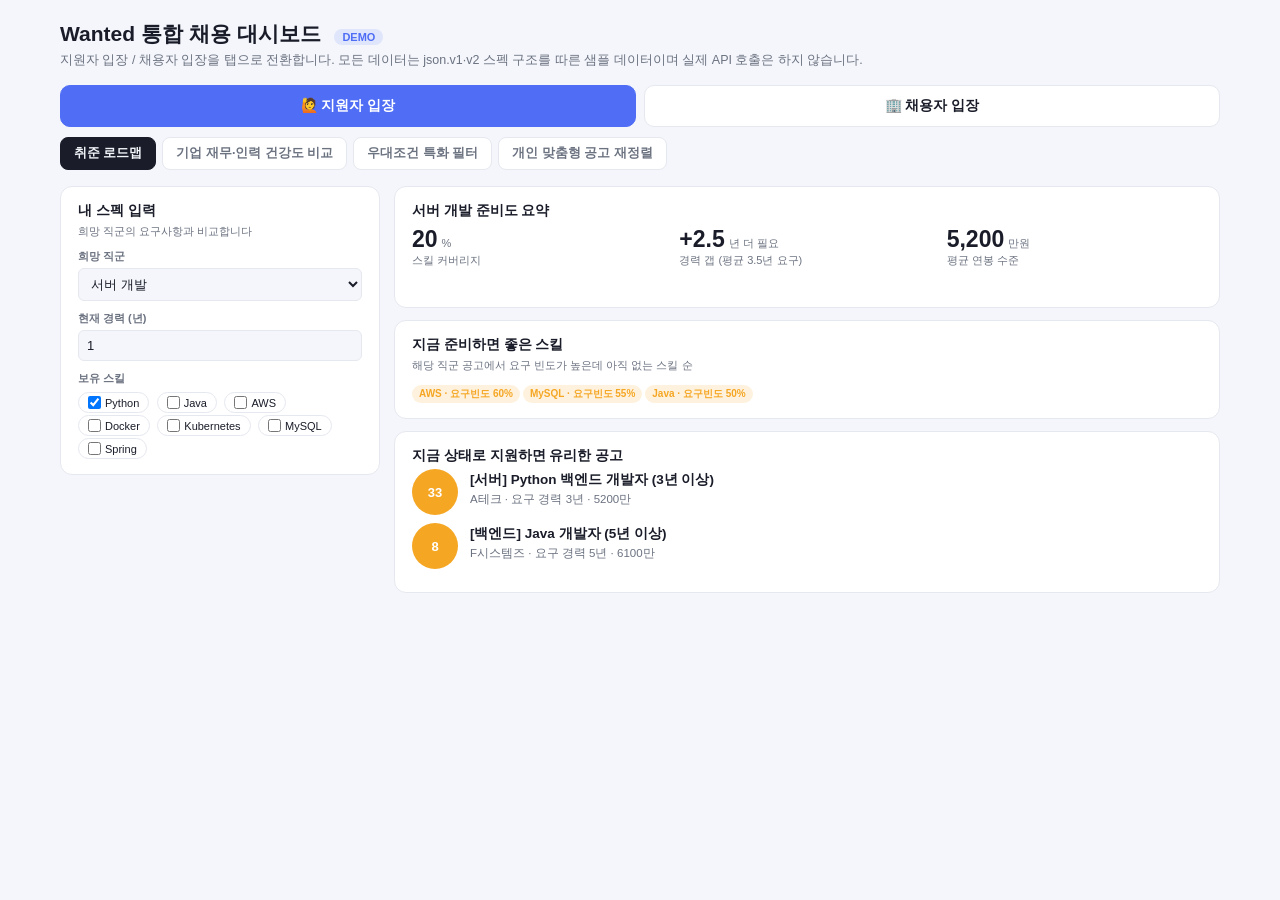
<file: unified-dashboard-demo.html>
<!DOCTYPE html>
<html lang="ko">
<head>
<meta charset="UTF-8">
<title>Wanted 통합 채용 대시보드 데모</title>
<style>
  :root {
    --bg:#f4f6fb; --panel:#ffffff; --text:#1a1d29; --muted:#6b7280; --border:#e5e8ef;
    --accent:#4f6df5; --accent2:#22c1a3; --accent3:#f5a623; --accent4:#e0568f; --danger:#e5484d;
  }
  @media (prefers-color-scheme: dark) {
    :root { --bg:#14161f; --panel:#1d2030; --text:#eef0f7; --muted:#9aa0b4; --border:#2c2f42; }
  }
  * { box-sizing:border-box; }
  body { margin:0; font-family:"Segoe UI","Pretendard",-apple-system,sans-serif; background:var(--bg); color:var(--text); padding:20px 20px 60px; }
  header { max-width:1160px; margin:0 auto 16px; }
  header h1 { font-size:21px; margin:0 0 4px; }
  header p { margin:0; color:var(--muted); font-size:12.5px; }
  .badge { display:inline-block; font-size:11px; padding:2px 8px; border-radius:10px; background:rgba(79,109,245,.12); color:var(--accent); margin-left:8px; font-weight:600; }

  .main-tabs { max-width:1160px; margin:0 auto 10px; display:flex; gap:8px; }
  .main-tabs button { flex:1; padding:11px; border-radius:10px; border:1px solid var(--border); background:var(--panel); color:var(--text); font-weight:700; font-size:14px; cursor:pointer; }
  .main-tabs button.active.role-applicant { background:var(--accent); border-color:var(--accent); color:#fff; }
  .main-tabs button.active.role-recruiter { background:var(--accent4); border-color:var(--accent4); color:#fff; }

  .sub-tabs { max-width:1160px; margin:0 auto 16px; display:flex; gap:6px; flex-wrap:wrap; }
  .sub-tabs button { padding:7px 13px; border-radius:8px; border:1px solid var(--border); background:var(--panel); color:var(--muted); font-size:12.5px; font-weight:600; cursor:pointer; }
  .sub-tabs button.active { background:var(--text); color:var(--bg); border-color:var(--text); }

  .wrap { max-width:1160px; margin:0 auto; }
  .subpanel { display:none; }
  .subpanel.active { display:block; }
  .mainpanel { display:none; }
  .mainpanel.active { display:block; }

  .grid { display:grid; grid-template-columns:repeat(auto-fit,minmax(220px,1fr)); gap:12px; margin-bottom:14px; }
  .grid2 { display:grid; grid-template-columns:320px 1fr; gap:14px; align-items:start; }
  @media (max-width:800px){ .grid2{ grid-template-columns:1fr; } }
  .card { background:var(--panel); border:1px solid var(--border); border-radius:12px; padding:15px 17px; }
  .card h3 { margin:0 0 4px; font-size:13.5px; font-weight:700; }
  .card .sub { font-size:11px; color:var(--muted); margin-bottom:10px; }
  .stat { font-size:23px; font-weight:700; }
  .stat small { font-size:11px; font-weight:500; color:var(--muted); margin-left:4px; }
  .full { grid-column:1/-1; }

  select, input[type=number], input[type=text] { width:100%; padding:7px 8px; border-radius:6px; border:1px solid var(--border); background:var(--bg); color:var(--text); font-size:13px; }
  label.field { display:block; font-size:11px; color:var(--muted); margin:10px 0 4px; font-weight:600; }
  .tag-check, .cbx { display:inline-flex; align-items:center; gap:4px; font-size:11px; border:1px solid var(--border); border-radius:999px; padding:3px 9px; margin:2px 3px 0 0; cursor:pointer; }
  .tag-check input, .cbx input { margin:0; }

  .bar-row { display:flex; align-items:center; gap:10px; margin:7px 0; }
  .bar-label { width:140px; font-size:11.5px; color:var(--muted); flex-shrink:0; }
  .bar-track { flex:1; background:var(--border); border-radius:6px; height:14px; overflow:hidden; }
  .bar-fill { height:100%; border-radius:6px; }
  .bar-value { width:70px; text-align:right; font-size:11.5px; font-weight:600; flex-shrink:0; }

  .chip { font-size:10px; padding:2px 7px; border-radius:999px; font-weight:600; display:inline-block; margin:2px 3px 0 0; }
  .chip.ok { background:rgba(34,193,163,.15); color:var(--accent2); }
  .chip.warn { background:rgba(245,166,35,.15); color:var(--accent3); }
  .chip.bad { background:rgba(229,72,77,.15); color:var(--danger); }
  .chip.info { background:rgba(79,109,245,.15); color:var(--accent); }

  .job-card { background:var(--panel); border:1px solid var(--border); border-radius:12px; padding:12px 15px; margin-bottom:9px; }
  .job-title { font-weight:700; font-size:13.5px; }
  .job-meta { font-size:11.5px; color:var(--muted); margin:3px 0 6px; }

  .score-circle { width:46px; height:46px; border-radius:50%; display:flex; align-items:center; justify-content:center; font-weight:700; font-size:13px; color:#fff; flex-shrink:0; }
  .job-row { display:flex; gap:12px; align-items:center; }
  .job-info { flex:1; }

  .risk-card { background:var(--panel); border:1px solid var(--border); border-left:4px solid var(--danger); border-radius:10px; padding:13px 16px; margin-bottom:10px; }
  .risk-card.mid { border-left-color:var(--accent3); }
  .risk-type { font-size:11px; font-weight:700; padding:2px 9px; border-radius:999px; display:inline-block; margin-bottom:6px; }
  .risk-type.high { background:rgba(229,72,77,.15); color:var(--danger); }
  .risk-type.mid { background:rgba(245,166,35,.15); color:var(--accent3); }
  .risk-pos { font-weight:700; font-size:13.5px; }
  .risk-detail { font-size:12px; color:var(--muted); margin:3px 0 9px; }
  .action-btn { font-size:11.5px; padding:6px 11px; border-radius:7px; border:1px solid var(--accent); background:transparent; color:var(--accent); cursor:pointer; font-weight:600; margin:0 5px 5px 0; }
  .action-btn.applied { background:var(--accent2); border-color:var(--accent2); color:#fff; }
  .action-btn:disabled { cursor:default; }

  .gauge-track { position:relative; height:10px; background:var(--border); border-radius:6px; margin:8px 0 4px; }
  .gauge-fill { position:absolute; left:0; top:0; height:100%; border-radius:6px; background:var(--accent); }
  .gauge-marker { position:absolute; top:-4px; width:2px; height:18px; background:var(--text); }

  #toast { position:fixed; bottom:20px; left:50%; transform:translateX(-50%); background:var(--text); color:var(--bg); padding:10px 18px; border-radius:8px; font-size:13px; font-weight:600; opacity:0; pointer-events:none; transition:opacity .25s; z-index:99; }
  #toast.show { opacity:1; }

  svg text { fill:var(--muted); font-size:10px; }
</style>
</head>
<body>

<header>
  <h1>Wanted 통합 채용 대시보드 <span class="badge">DEMO</span></h1>
  <p>지원자 입장 / 채용자 입장을 탭으로 전환합니다. 모든 데이터는 json.v1·v2 스펙 구조를 따른 샘플 데이터이며 실제 API 호출은 하지 않습니다.</p>
</header>

<div class="main-tabs">
  <button class="active role-applicant" onclick="switchMain('applicant')">🙋 지원자 입장</button>
  <button class="role-recruiter" onclick="switchMain('recruiter')">🏢 채용자 입장</button>
</div>

<nav class="sub-tabs" id="applicant-subtabs">
  <button class="active" onclick="switchSub('applicant','roadmap')">취준 로드맵</button>
  <button onclick="switchSub('applicant','health')">기업 재무·인력 건강도 비교</button>
  <button onclick="switchSub('applicant','pref')">우대조건 특화 필터</button>
  <button onclick="switchSub('applicant','match')">개인 맞춤형 공고 재정렬</button>
</nav>
<nav class="sub-tabs" id="recruiter-subtabs" style="display:none;">
  <button class="active" onclick="switchSub('recruiter','competitiveness')">공고 경쟁력 진단</button>
  <button onclick="switchSub('recruiter','pipeline')">파이프라인 병목·이탈 위험 알림</button>
</nav>

<div class="wrap">

<!-- ============ APPLICANT ============ -->
<div class="mainpanel active" id="main-applicant">

  <!-- 1. 취준 로드맵 -->
  <section class="subpanel active" id="sub-applicant-roadmap">
    <div class="grid2">
      <div class="card">
        <h3>내 스펙 입력</h3>
        <div class="sub">희망 직군의 요구사항과 비교합니다</div>
        <label class="field">희망 직군</label>
        <select id="rm-category" onchange="renderRoadmapSkills(); updateRoadmap();">
          <option value="서버 개발">서버 개발</option>
          <option value="프론트엔드">프론트엔드</option>
          <option value="데이터">데이터</option>
          <option value="디자인">디자인</option>
        </select>
        <label class="field">현재 경력 (년)</label>
        <input type="number" id="rm-years" value="1" min="0" oninput="updateRoadmap()">
        <label class="field">보유 스킬</label>
        <div id="rm-skills"></div>
      </div>
      <div>
        <div class="card full" id="rm-summary" style="margin-bottom:12px;"></div>
        <div class="card full" id="rm-gap" style="margin-bottom:12px;"></div>
        <div class="card full" id="rm-reco"></div>
      </div>
    </div>
  </section>

  <!-- 2. 기업 건강도 비교 -->
  <section class="subpanel" id="sub-applicant-health">
    <div class="card full" style="margin-bottom:12px;">
      <h3>비교할 기업 선택 (최대 4곳)</h3>
      <div id="health-company-checks"></div>
    </div>
    <div class="grid2">
      <div class="card">
        <h3>종합 비교 레이더</h3>
        <div class="sub">연봉수준 / 안정성 / 성장성 / 업력 / 생산성 (0~100 정규화)</div>
        <div id="health-radar"></div>
      </div>
      <div class="card">
        <h3>세부 지표</h3>
        <table style="width:100%; border-collapse:collapse; font-size:12px;" id="health-table"></table>
      </div>
    </div>
  </section>

  <!-- 3. 우대조건 필터 -->
  <section class="subpanel" id="sub-applicant-pref">
    <div class="card full" style="margin-bottom:12px;">
      <h3>해당하는 우대조건 선택</h3>
      <div id="pref-checks"></div>
    </div>
    <div id="pref-results"></div>
  </section>

  <!-- 4. 맞춤 공고 재정렬 -->
  <section class="subpanel" id="sub-applicant-match">
    <div class="grid2">
      <div class="card" id="match-settings">
        <h3>우선순위 설정</h3>
        <div class="sub">포기불가 체크 시 하드필터로 작동</div>

        <div class="factor-block">
          <div style="display:flex; justify-content:space-between; align-items:center; margin:10px 0 4px;">
            <b style="font-size:12.5px;">직종</b>
            <label class="cbx"><input type="checkbox" id="db-category" onchange="update()"> 포기불가</label>
          </div>
          <select id="val-category" onchange="update()">
            <option value="">상관없음</option>
            <option>서버 개발</option><option>프론트엔드</option><option>데이터</option><option>디자인</option><option>기획</option><option>마케팅</option>
          </select>
          <div style="display:flex; align-items:center; gap:8px; margin-top:5px;">
            <input type="range" min="0" max="5" value="3" id="weight-category" oninput="update()" style="flex:1;">
            <span style="font-size:11px; color:var(--muted); width:56px;" id="wv-category">중요도 3</span>
          </div>
        </div>

        <div class="factor-block">
          <div style="display:flex; justify-content:space-between; align-items:center; margin:12px 0 4px;">
            <b style="font-size:12.5px;">연봉(근사)</b>
            <label class="cbx"><input type="checkbox" id="db-salary" onchange="update()"> 포기불가</label>
          </div>
          <input type="number" id="val-salary" value="4500" oninput="update()">
          <div style="display:flex; align-items:center; gap:8px; margin-top:5px;">
            <input type="range" min="0" max="5" value="4" id="weight-salary" oninput="update()" style="flex:1;">
            <span style="font-size:11px; color:var(--muted); width:56px;" id="wv-salary">중요도 4</span>
          </div>
        </div>

        <div class="factor-block">
          <div style="display:flex; justify-content:space-between; align-items:center; margin:12px 0 4px;">
            <b style="font-size:12.5px;">워라밸(태그)</b>
            <label class="cbx"><input type="checkbox" id="db-wlb" onchange="update()"> 포기불가</label>
          </div>
          <div id="wlb-tags"></div>
          <div style="display:flex; align-items:center; gap:8px; margin-top:5px;">
            <input type="range" min="0" max="5" value="5" id="weight-wlb" oninput="update()" style="flex:1;">
            <span style="font-size:11px; color:var(--muted); width:56px;" id="wv-wlb">중요도 5</span>
          </div>
        </div>

        <div class="factor-block">
          <div style="display:flex; justify-content:space-between; align-items:center; margin:12px 0 4px;">
            <b style="font-size:12.5px;">출퇴근거리(근사)</b>
            <label class="cbx"><input type="checkbox" id="db-commute" onchange="update()"> 포기불가</label>
          </div>
          <input type="number" id="val-commute" value="15" oninput="update()">
          <div style="display:flex; align-items:center; gap:8px; margin-top:5px;">
            <input type="range" min="0" max="5" value="2" id="weight-commute" oninput="update()" style="flex:1;">
            <span style="font-size:11px; color:var(--muted); width:56px;" id="wv-commute">중요도 2</span>
          </div>
        </div>
      </div>
      <div>
        <div id="excluded-note"></div>
        <div style="font-size:12px; color:var(--muted); margin-bottom:8px;" id="result-count"></div>
        <div id="job-list"></div>
      </div>
    </div>
  </section>

</div>

<!-- ============ RECRUITER ============ -->
<div class="mainpanel" id="main-recruiter">

  <!-- 1. 공고 경쟁력 진단 -->
  <section class="subpanel active" id="sub-recruiter-competitiveness">
    <div class="card full" style="margin-bottom:12px;">
      <label class="field">진단할 공고 선택</label>
      <select id="cp-posting" onchange="updateCompetitiveness()"></select>
    </div>
    <div class="grid2">
      <div class="card">
        <h3>시장 대비 보상금 백분위</h3>
        <div id="cp-gauge"></div>
        <div class="sub" id="cp-gauge-text"></div>
        <h3 style="margin-top:16px;">부족한 매력 태그</h3>
        <div id="cp-tag-gap"></div>
      </div>
      <div class="card">
        <h3>매력 태그별 성과 (전체 공고 평균)</h3>
        <div class="sub">태그 부착 시 평균 지원자 수 / 서류 합격률</div>
        <div id="cp-tag-effect"></div>
      </div>
    </div>
  </section>

  <!-- 2. 파이프라인 병목 알림 -->
  <section class="subpanel" id="sub-recruiter-pipeline">
    <div class="grid">
      <div class="card"><h3>긴급 알림</h3><div class="stat" style="color:var(--danger);" id="risk-high-count"></div></div>
      <div class="card"><h3>주의 알림</h3><div class="stat" style="color:var(--accent3);" id="risk-mid-count"></div></div>
      <div class="card"><h3>조치 완료</h3><div class="stat" style="color:var(--accent2);" id="risk-done-count">0</div></div>
    </div>
    <div id="risk-list"></div>
  </section>

</div>

</div>

<div id="toast"></div>

<script>
/* ===================== NAV ===================== */
function switchMain(role) {
  document.querySelectorAll('.main-tabs button').forEach(b => b.classList.remove('active'));
  document.querySelector('.main-tabs .role-' + role).classList.add('active');
  document.getElementById('main-applicant').classList.toggle('active', role==='applicant');
  document.getElementById('main-recruiter').classList.toggle('active', role==='recruiter');
  document.getElementById('applicant-subtabs').style.display = role==='applicant' ? 'flex' : 'none';
  document.getElementById('recruiter-subtabs').style.display = role==='recruiter' ? 'flex' : 'none';
}
function switchSub(role, key) {
  const nav = document.getElementById(role + '-subtabs');
  Array.from(nav.children).forEach(b => b.classList.toggle('active', b.getAttribute('onclick').includes("'"+key+"'")));
  document.querySelectorAll('#main-' + role + ' .subpanel').forEach(p => p.classList.remove('active'));
  document.getElementById('sub-' + role + '-' + key).classList.add('active');
}
function toast(msg) {
  const t = document.getElementById('toast');
  t.textContent = msg;
  t.classList.add('show');
  clearTimeout(window.__toastTimer);
  window.__toastTimer = setTimeout(()=>t.classList.remove('show'), 2200);
}
function renderBars(containerId, items, colorFn) {
  const el = document.getElementById(containerId);
  const max = Math.max(...items.map(i => i.value), 1);
  el.innerHTML = items.map((it) => `
    <div class="bar-row">
      <div class="bar-label">${it.label}</div>
      <div class="bar-track"><div class="bar-fill" style="width:${(it.value/max*100).toFixed(1)}%; background:${colorFn(it)}"></div></div>
      <div class="bar-value">${it.value.toLocaleString()}${it.unit||''}</div>
    </div>`).join('');
}

/* ===================== SHARED JOB DATA ===================== */
const JOBS_FULL = [
  { title:'[서버] Python 백엔드 개발자 (3년 이상)', company:'A테크', category:'서버 개발', salary:5200, years:3, skills:['Python','AWS','Docker'], tags:['재택근무','자기계발비지원'], distance:6, apply:[] },
  { title:'[프론트엔드] React 개발자',              company:'B스튜디오', category:'프론트엔드', salary:4800, years:2, skills:['JavaScript','React','TypeScript'], tags:['유연근무','리프레시휴가','야근없음'], distance:22, apply:['foreigner'] },
  { title:'[데이터] 데이터 분석가',                 company:'C인사이트', category:'데이터', salary:5600, years:3, skills:['Python','SQL','Spark'], tags:['재택근무','유연근무'], distance:4, apply:[] },
  { title:'[디자인] Product Designer',               company:'D크리에이티브', category:'디자인', salary:4300, years:2, skills:['Figma','UX 리서치'], tags:['리프레시휴가','건강검진'], distance:11, apply:['disabled'] },
  { title:'[PM] 프로덕트 매니저',                    company:'E랩스', category:'기획', salary:5800, years:4, skills:[], tags:['유연근무','자기계발비지원'], distance:18, apply:['military'] },
  { title:'[백엔드] Java 개발자 (5년 이상)',         company:'F시스템즈', category:'서버 개발', salary:6100, years:5, skills:['Java','Spring','MySQL'], tags:['건강검진'], distance:9, apply:[] },
  { title:'[마케팅] 퍼포먼스 마케터',                company:'G그로스', category:'마케팅', salary:4200, years:1, skills:[], tags:['재택근무','야근없음','리프레시휴가'], distance:3, apply:['foreigner'] },
  { title:'[데이터] 데이터 엔지니어',                company:'H플랫폼', category:'데이터', salary:6500, years:4, skills:['Python','Spark','Airflow'], tags:['자기계발비지원'], distance:27, apply:[] },
  { title:'[디자인] UX 리서처',                      company:'I디자인랩', category:'디자인', salary:4600, years:2, skills:['Figma','UX 리서치'], tags:['재택근무','유연근무','건강검진'], distance:8, apply:['disabled','military'] },
  { title:'[기획] 서비스 기획자',                    company:'J커머스', category:'기획', salary:4900, years:3, skills:[], tags:['야근없음'], distance:14, apply:[] },
];

/* ===================== A-1. 취준 로드맵 ===================== */
const CATEGORY_REQ = {
  '서버 개발': { avgYears:3.5, avgSalary:5200, skills:{Python:70,Java:50,AWS:60,Docker:45,Kubernetes:30,MySQL:55,Spring:40} },
  '프론트엔드': { avgYears:2.5, avgSalary:4700, skills:{JavaScript:85,React:75,TypeScript:60,CSS:50,Vue:20} },
  '데이터': { avgYears:3.0, avgSalary:5600, skills:{Python:80,SQL:70,Spark:35,Airflow:30,Tableau:25} },
  '디자인': { avgYears:2.0, avgSalary:4400, skills:{Figma:80,Sketch:30,'UX 리서치':40,Photoshop:35} },
};
function renderRoadmapSkills() {
  const cat = document.getElementById('rm-category').value;
  const skills = Object.keys(CATEGORY_REQ[cat].skills);
  document.getElementById('rm-skills').innerHTML = skills.map((s,i) => `
    <label class="tag-check"><input type="checkbox" class="rm-skill-cb" value="${s}" ${i<1?'checked':''} onchange="updateRoadmap()"> ${s}</label>`).join('');
}
function updateRoadmap() {
  const cat = document.getElementById('rm-category').value;
  const years = Number(document.getElementById('rm-years').value) || 0;
  const req = CATEGORY_REQ[cat];
  const mySkills = Array.from(document.querySelectorAll('.rm-skill-cb:checked')).map(el => el.value);

  const entries = Object.entries(req.skills).sort((a,b)=>b[1]-a[1]);
  const totalFreq = entries.reduce((s,[,f])=>s+f,0);
  const matchedFreq = entries.filter(([s])=>mySkills.includes(s)).reduce((s,[,f])=>s+f,0);
  const coverage = Math.round((matchedFreq/totalFreq)*100);
  const yearsGap = req.avgYears - years;

  document.getElementById('rm-summary').innerHTML = `
    <h3>${cat} 준비도 요약</h3>
    <div class="grid" style="margin-top:6px;">
      <div><div class="stat">${coverage}<small>%</small></div><div class="sub">스킬 커버리지</div></div>
      <div><div class="stat">${yearsGap > 0 ? '+'+yearsGap.toFixed(1) : '충족'}<small>${yearsGap>0?'년 더 필요':''}</small></div><div class="sub">경력 갭 (평균 ${req.avgYears}년 요구)</div></div>
      <div><div class="stat">${req.avgSalary.toLocaleString()}<small>만원</small></div><div class="sub">평균 연봉 수준</div></div>
    </div>`;

  const gapSkills = entries.filter(([s]) => !mySkills.includes(s)).slice(0,3);
  document.getElementById('rm-gap').innerHTML = `
    <h3>지금 준비하면 좋은 스킬</h3>
    <div class="sub">해당 직군 공고에서 요구 빈도가 높은데 아직 없는 스킬 순</div>
    ${gapSkills.length ? gapSkills.map(([s,f]) => `<span class="chip warn">${s} · 요구빈도 ${f}%</span>`).join('') : '<span class="chip ok">핵심 요구 스킬을 모두 보유하고 있습니다</span>'}`;

  const candidates = JOBS_FULL.filter(j => j.category === cat).map(j => {
    const skillHit = j.skills.length ? j.skills.filter(s=>mySkills.includes(s)).length / j.skills.length : 1;
    const yearsFit = years >= j.years ? 1 : Math.max(0, 1 - (j.years-years)/j.years);
    const score = Math.round((skillHit*0.6 + yearsFit*0.4) * 100);
    return {j, score};
  }).sort((a,b)=>b.score-a.score).slice(0,3);

  document.getElementById('rm-reco').innerHTML = `
    <h3>지금 상태로 지원하면 유리한 공고</h3>
    ${candidates.map(c => `
      <div class="job-row" style="margin-bottom:8px;">
        <div class="score-circle" style="background:${c.score>=70?'#22c1a3':c.score>=40?'#4f6df5':'#f5a623'}">${c.score}</div>
        <div class="job-info"><div class="job-title">${c.j.title}</div><div class="job-meta">${c.j.company} · 요구 경력 ${c.j.years}년 · ${c.j.salary}만</div></div>
      </div>`).join('') || '<div class="sub">해당 직군 공고가 없습니다</div>'}`;
}
renderRoadmapSkills();
updateRoadmap();

/* ===================== A-2. 기업 건강도 비교 ===================== */
const COMPANIES = [
  { name:'A테크', avgSalary:5200, leftRate:6, empChange:8, age:9, salesPerPerson:2.8, color:'#4f6df5' },
  { name:'K인베스트', avgSalary:6100, leftRate:12, empChange:-3, age:15, salesPerPerson:4.1, color:'#22c1a3' },
  { name:'N소프트', avgSalary:4800, leftRate:9, empChange:15, age:4, salesPerPerson:1.6, color:'#f5a623' },
  { name:'S바이오', avgSalary:5500, leftRate:4, empChange:5, age:20, salesPerPerson:3.3, color:'#e0568f' },
];
function renderHealthChecks() {
  document.getElementById('health-company-checks').innerHTML = COMPANIES.map((c,i) => `
    <label class="cbx"><input type="checkbox" class="health-cb" value="${i}" ${i<3?'checked':''} onchange="updateHealth()"> ${c.name}</label>`).join('');
}
function normAxes(c) {
  return [
    Math.min(100, c.avgSalary/7000*100),
    Math.max(0, 100 - c.leftRate*5),
    Math.max(0, Math.min(100, 50 + c.empChange*2.5)),
    Math.min(100, c.age*4),
    Math.min(100, c.salesPerPerson/5*100),
  ];
}
function drawRadar(axesLabels, series) {
  const size=280, cx=size/2, cy=size/2-10, maxR=100;
  const n = axesLabels.length;
  const angle = i => -Math.PI/2 + i*(2*Math.PI/n);
  const pt = (i, r) => [cx + r*Math.cos(angle(i)), cy + r*Math.sin(angle(i))];
  let grid = '';
  [0.2,0.4,0.6,0.8,1.0].forEach(level => {
    const pts = Array.from({length:n}, (_,i) => pt(i, maxR*level).join(',')).join(' ');
    grid += `<polygon points="${pts}" fill="none" stroke="var(--border)" stroke-width="1"/>`;
  });
  for (let i=0;i<n;i++){ const [x,y]=pt(i,maxR); grid += `<line x1="${cx}" y1="${cy}" x2="${x}" y2="${y}" stroke="var(--border)"/>`; }
  const labels = axesLabels.map((l,i) => { const [x,y]=pt(i,maxR+18); return `<text x="${x}" y="${y}" text-anchor="middle">${l}</text>`; }).join('');
  const polys = series.map(s => {
    const pts = s.values.map((v,i)=>pt(i, v/100*maxR).join(',')).join(' ');
    return `<polygon points="${pts}" fill="${s.color}22" stroke="${s.color}" stroke-width="2"/>`;
  }).join('');
  const legend = series.map(s => `<span style="color:${s.color}; font-size:11px; margin-right:10px;">● ${s.name}</span>`).join('');
  return `<svg width="${size}" height="${size}" viewBox="0 0 ${size} ${size}">${grid}${polys}</svg><div style="margin-top:4px;">${legend}</div>`;
}
function updateHealth() {
  const selected = Array.from(document.querySelectorAll('.health-cb:checked')).map(el => COMPANIES[Number(el.value)]);
  const axesLabels = ['연봉수준','안정성','성장성','업력','생산성'];
  const series = selected.map(c => ({ name:c.name, color:c.color, values: normAxes(c) }));
  document.getElementById('health-radar').innerHTML = selected.length ? drawRadar(axesLabels, series) : '<div class="sub">비교할 기업을 선택하세요</div>';
  document.getElementById('health-table').innerHTML = `
    <thead><tr><th style="text-align:left; color:var(--muted);">기업</th><th>평균연봉</th><th>퇴사율</th><th>인원변동율</th><th>업력</th><th>1인당매출</th></tr></thead>
    <tbody>${selected.map(c => `<tr>
      <td style="color:${c.color}; font-weight:700;">${c.name}</td>
      <td>${c.avgSalary.toLocaleString()}만</td>
      <td>${c.leftRate}%</td>
      <td>${c.empChange>0?'+':''}${c.empChange}%</td>
      <td>${c.age}년</td>
      <td>${c.salesPerPerson}억</td>
    </tr>`).join('')}</tbody>`;
}
renderHealthChecks();
updateHealth();

/* ===================== A-3. 우대조건 필터 ===================== */
const APPLY_TYPE_LABEL = { foreigner:'외국인 우대', military:'병역특례', disabled:'장애인 우대' };
function updatePref() {
  const selected = Array.from(document.querySelectorAll('.pref-cb:checked')).map(el => el.value);
  const results = selected.length ? JOBS_FULL.filter(j => selected.some(t => j.apply.includes(t))) : [];
  document.getElementById('pref-results').innerHTML = !selected.length
    ? '<div class="card">조건을 하나 이상 선택하면 해당 공고만 모아 보여줍니다.</div>'
    : (results.length ? results.map(j => `
        <div class="job-card">
          <div class="job-title">${j.title}</div>
          <div class="job-meta">${j.company} · ${j.category} · ${j.salary}만</div>
          ${j.apply.map(t => `<span class="chip info">${APPLY_TYPE_LABEL[t]}</span>`).join('')}
        </div>`).join('') : '<div class="card">해당 조건의 공고가 없습니다.</div>');
}
document.getElementById('pref-checks').innerHTML = Object.entries(APPLY_TYPE_LABEL).map(([k,l]) => `
  <label class="cbx"><input type="checkbox" class="pref-cb" value="${k}" onchange="updatePref()"> ${l}</label>`).join('');
updatePref();

/* ===================== A-4. 맞춤 공고 재정렬 ===================== */
const TAG_POOL = ['재택근무','유연근무','리프레시휴가','야근없음','자기계발비지원','건강검진'];
document.getElementById('wlb-tags').innerHTML = TAG_POOL.map((t,i) => `
  <label class="tag-check"><input type="checkbox" class="wlb-cb" value="${t}" ${i<2?'checked':''} onchange="update()"> ${t}</label>`).join('');
['category','salary','wlb','commute'].forEach(k => {
  document.getElementById('weight-'+k).addEventListener('input', () => {
    document.getElementById('wv-'+k).textContent = '중요도 ' + document.getElementById('weight-'+k).value;
  });
});
function update() {
  const dbCategory = document.getElementById('db-category').checked;
  const dbSalary = document.getElementById('db-salary').checked;
  const dbWlb = document.getElementById('db-wlb').checked;
  const dbCommute = document.getElementById('db-commute').checked;

  const wantCategory = document.getElementById('val-category').value;
  const minSalary = Number(document.getElementById('val-salary').value) || 0;
  const wantedTags = Array.from(document.querySelectorAll('.wlb-cb:checked')).map(el => el.value);
  const maxCommute = Number(document.getElementById('val-commute').value) || 999;

  const wCategory = Number(document.getElementById('weight-category').value);
  const wSalary = Number(document.getElementById('weight-salary').value);
  const wWlb = Number(document.getElementById('weight-wlb').value);
  const wCommute = Number(document.getElementById('weight-commute').value);

  let excludedCount = 0;
  const scored = [];
  JOBS_FULL.forEach(job => {
    if (dbCategory && wantCategory && job.category !== wantCategory) { excludedCount++; return; }
    if (dbSalary && job.salary < minSalary) { excludedCount++; return; }
    if (dbWlb && wantedTags.length && !wantedTags.every(t => job.tags.includes(t))) { excludedCount++; return; }
    if (dbCommute && job.distance > maxCommute) { excludedCount++; return; }

    const scores = {}; let totalW = 0, weighted = 0;
    if (!dbCategory) { const s = wantCategory ? (job.category===wantCategory?1:0.25) : 1; scores.category=s; totalW+=wCategory; weighted+=s*wCategory; }
    if (!dbSalary) { const s = minSalary>0 ? Math.max(0,Math.min(1, job.salary/minSalary)) : 1; scores.salary=s; totalW+=wSalary; weighted+=s*wSalary; }
    if (!dbWlb) { const s = wantedTags.length ? wantedTags.filter(t=>job.tags.includes(t)).length/wantedTags.length : 1; scores.wlb=s; totalW+=wWlb; weighted+=s*wWlb; }
    if (!dbCommute) { const s = Math.max(0,Math.min(1, 1-job.distance/(maxCommute||30))); scores.commute=s; totalW+=wCommute; weighted+=s*wCommute; }
    const finalScore = totalW>0 ? Math.round((weighted/totalW)*100) : 100;
    scored.push({job, finalScore, scores, db:{dbCategory,dbSalary,dbWlb,dbCommute}});
  });
  scored.sort((a,b)=>b.finalScore-a.finalScore);

  document.getElementById('excluded-note').innerHTML = excludedCount>0
    ? `<div class="card" style="border-color:rgba(229,72,77,.3); background:rgba(229,72,77,.06); margin-bottom:10px; font-size:12px;">🚫 포기불가 조건에 맞지 않아 <b>${excludedCount}건</b> 제외됨</div>` : '';
  document.getElementById('result-count').textContent = `총 ${scored.length}건 매칭 (전체 ${JOBS_FULL.length}건 중)`;
  const colorFor = s => s>=75?'#22c1a3':s>=50?'#4f6df5':s>=25?'#f5a623':'#e5484d';
  document.getElementById('job-list').innerHTML = scored.map(r => {
    const chip = (key,label,dbKey) => {
      if (r.db[dbKey]) return `<span class="chip ok">✓ ${label} 필수충족</span>`;
      if (!(key in r.scores)) return '';
      const s=r.scores[key]; const cls = s>=0.75?'ok':s>=0.4?'warn':'bad';
      return `<span class="chip ${cls}">${label} ${Math.round(s*100)}%</span>`;
    };
    return `<div class="job-card"><div class="job-row">
      <div class="score-circle" style="background:${colorFor(r.finalScore)}">${r.finalScore}</div>
      <div class="job-info">
        <div class="job-title">${r.job.title}</div>
        <div class="job-meta">${r.job.company} · 연봉 약 ${r.job.salary}만 · ${r.job.distance}km · ${r.job.tags.join(', ')}</div>
        <div>${chip('category','직종','dbCategory')}${chip('salary','연봉','dbSalary')}${chip('wlb','워라밸','dbWlb')}${chip('commute','거리','dbCommute')}</div>
      </div>
    </div></div>`;
  }).join('') || '<div class="card">조건에 맞는 공고가 없습니다. 포기불가 조건을 완화해보세요.</div>';
}
update();

/* ===================== R-1. 공고 경쟁력 진단 ===================== */
const OUR_POSTINGS = [
  { name:'[서버] 백엔드 개발자 채용', category:'서버 개발', reward:80, tags:['자기계발비지원'], applicants:22, percentile:68 },
  { name:'[프론트] React 개발자 채용', category:'프론트엔드', reward:50, tags:['유연근무'], applicants:41, percentile:34 },
  { name:'[데이터] 데이터 분석가 채용', category:'데이터', reward:100, tags:['재택근무','유연근무'], applicants:18, percentile:82 },
];
const MARKET_COMMON_TAGS = {
  '서버 개발': ['재택근무','자기계발비지원','유연근무'],
  '프론트엔드': ['유연근무','리프레시휴가','재택근무'],
  '데이터': ['재택근무','유연근무','자기계발비지원'],
};
const TAG_EFFECT = [
  { tag:'재택근무', avgApplicants:38, passRate:42 },
  { tag:'유연근무', avgApplicants:31, passRate:35 },
  { tag:'스톡옵션', avgApplicants:45, passRate:30 },
  { tag:'리프레시휴가', avgApplicants:22, passRate:38 },
  { tag:'자기계발비지원', avgApplicants:19, passRate:33 },
  { tag:'태그 없음', avgApplicants:12, passRate:25 },
];
document.getElementById('cp-posting').innerHTML = OUR_POSTINGS.map((p,i)=>`<option value="${i}">${p.name}</option>`).join('');
function updateCompetitiveness() {
  const p = OUR_POSTINGS[Number(document.getElementById('cp-posting').value)];
  const color = p.percentile>=70?'#22c1a3':p.percentile>=40?'#f5a623':'#e5484d';
  document.getElementById('cp-gauge').innerHTML = `
    <div class="gauge-track"><div class="gauge-fill" style="width:${p.percentile}%; background:${color};"></div><div class="gauge-marker" style="left:${p.percentile}%;"></div></div>`;
  document.getElementById('cp-gauge-text').textContent = `동일 직군(${p.category}) 공고 대비 보상금 상위 ${100-p.percentile}% 구간 (${p.percentile}백분위)`;
  const missing = (MARKET_COMMON_TAGS[p.category]||[]).filter(t => !p.tags.includes(t));
  document.getElementById('cp-tag-gap').innerHTML = missing.length
    ? missing.map(t => `<div class="chip warn" style="display:block; margin-bottom:6px; padding:8px 10px;">이 공고에 <b>${t}</b> 태그를 추가하면 노출 경쟁력이 개선될 수 있습니다</div>`).join('')
    : '<span class="chip ok">시장 대비 매력 태그를 충분히 갖추고 있습니다</span>';
}
updateCompetitiveness();
renderBars('cp-tag-effect', TAG_EFFECT.map(t=>({label:t.tag+' (합격률 '+t.passRate+'%)', value:t.avgApplicants, unit:'명'})), () => '#4f6df5');

/* ===================== R-2. 파이프라인 병목 알림 ===================== */
const RISK_ITEMS = [
  { level:'high', type:'마감임박 + 지원자 부족', position:'[데이터] 데이터 분석가 채용', detail:'마감 D-2, 목표 지원자 대비 40% 수준', actions:['마감일 연장','보상금 상향','조건 완화'] },
  { level:'mid', type:'서류합격 후 정체', position:'[서버] 백엔드 개발자 채용', detail:'서류합격자 3명, 5일째 다음 전형 진행 없음', actions:['담당자 리마인드','SLA 기준 설정'] },
  { level:'mid', type:'초기 미열람', position:'[프론트] React 개발자 채용', detail:'신규 지원 9건, 24시간 이상 미열람', actions:['지연 안내 메시지 발송','우선 열람 큐 등록'] },
  { level:'high', type:'마감임박 + 지원자 부족', position:'[기획] 서비스 기획자 채용', detail:'마감 D-1, 지원자 3명뿐', actions:['마감일 연장','지역 제한 해제','매력 태그 추가'] },
];
let doneCount = 0;
function renderRisks() {
  document.getElementById('risk-high-count').textContent = RISK_ITEMS.filter(r=>r.level==='high').length + '건';
  document.getElementById('risk-mid-count').textContent = RISK_ITEMS.filter(r=>r.level==='mid').length + '건';
  document.getElementById('risk-list').innerHTML = RISK_ITEMS.map((r, idx) => `
    <div class="risk-card ${r.level==='mid'?'mid':''}">
      <span class="risk-type ${r.level}">${r.level==='high'?'🔴 긴급':'🟡 주의'} · ${r.type}</span>
      <div class="risk-pos">${r.position}</div>
      <div class="risk-detail">${r.detail}</div>
      <div>${r.actions.map((a,ai) => `<button class="action-btn" id="act-${idx}-${ai}" onclick="applyAction(${idx},${ai},'${a}')">${a}</button>`).join('')}</div>
    </div>`).join('');
}
function applyAction(idx, ai, label) {
  const btn = document.getElementById(`act-${idx}-${ai}`);
  if (btn.classList.contains('applied')) return;
  btn.classList.add('applied');
  btn.textContent = '✓ ' + label;
  btn.disabled = true;
  doneCount++;
  document.getElementById('risk-done-count').textContent = doneCount;
  toast('✅ "' + label + '" 조치가 적용되었습니다 (데모)');
}
renderRisks();
</script>

</body>
</html>
</file>
